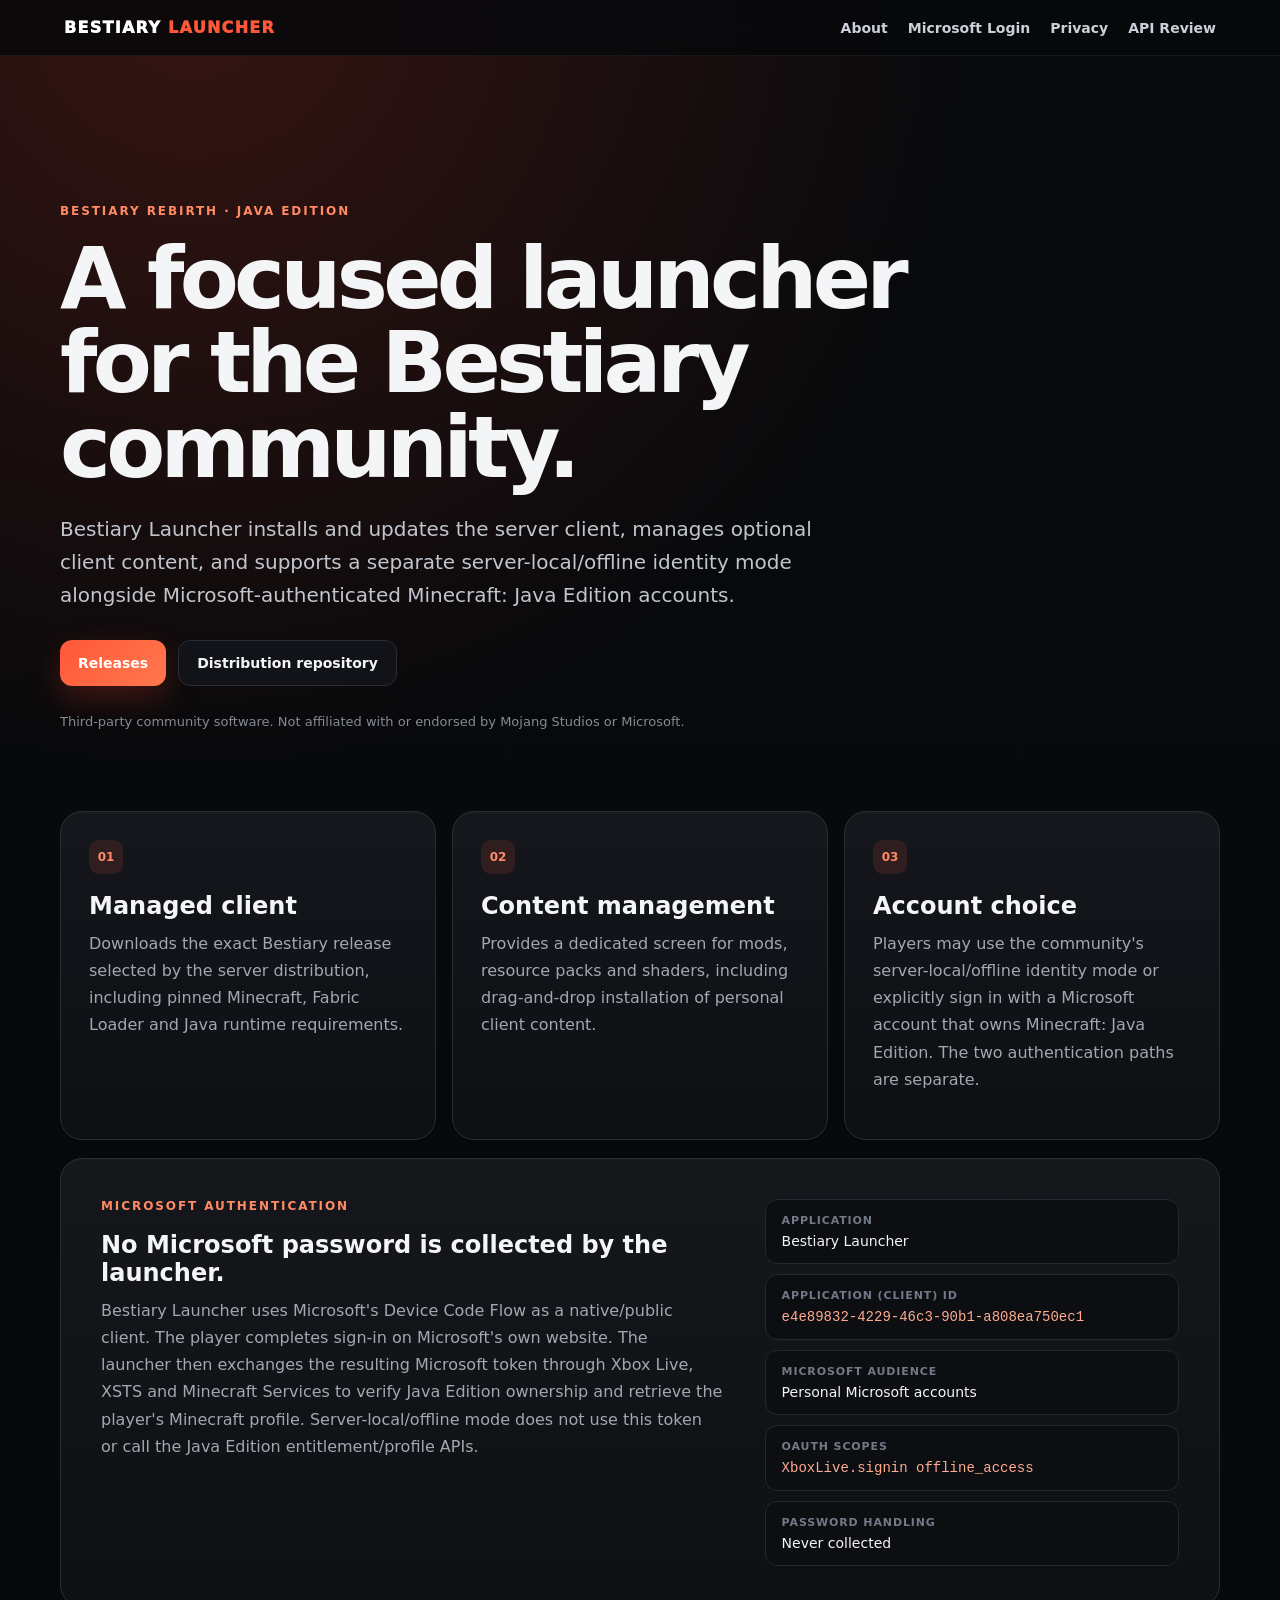
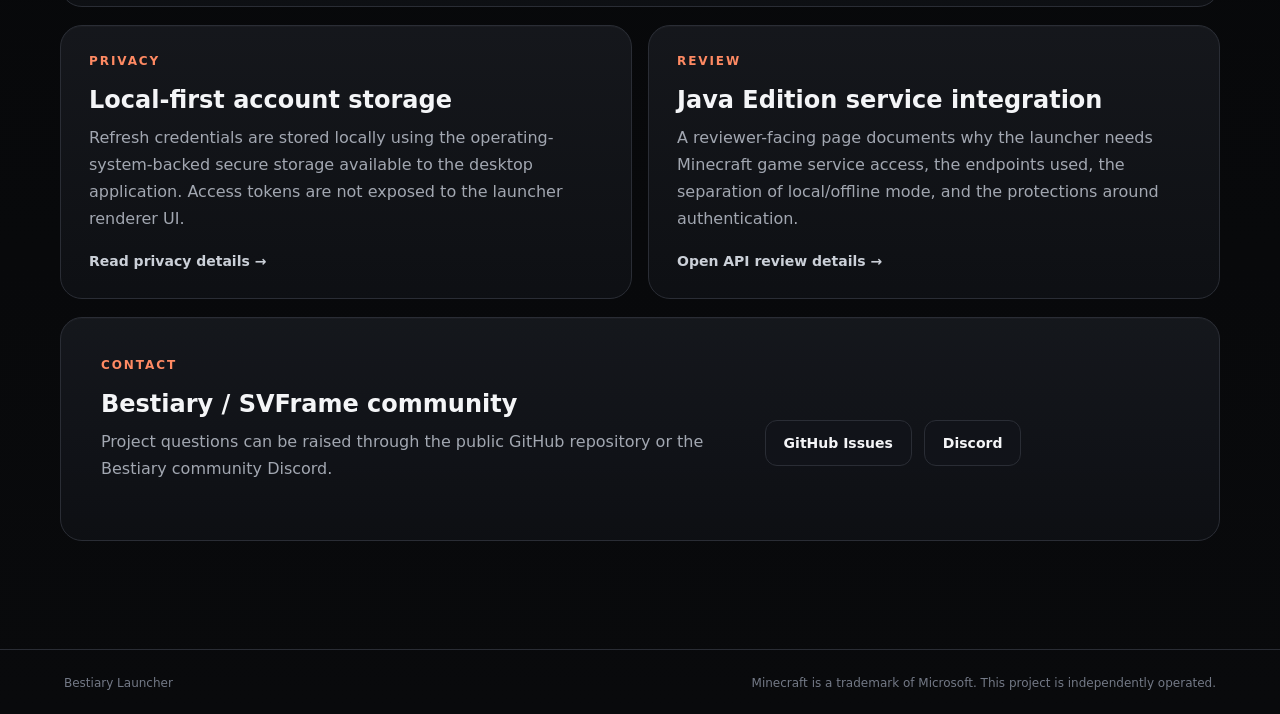
<file: site/index.html>
<!doctype html>
<html lang="en">
<head>
  <meta charset="utf-8" />
  <meta name="viewport" content="width=device-width,initial-scale=1" />
  <meta name="description" content="Official project information for Bestiary Launcher, a third-party Minecraft: Java Edition launcher for the Bestiary Rebirth community." />
  <title>Bestiary Launcher</title>
  <link rel="stylesheet" href="styles.css" />
</head>
<body>
  <header class="nav">
    <a class="brand" href="./">BESTIARY <span>LAUNCHER</span></a>
    <nav>
      <a href="#about">About</a>
      <a href="#auth">Microsoft Login</a>
      <a href="privacy.html">Privacy</a>
      <a href="app-review.html">API Review</a>
    </nav>
  </header>

  <main>
    <section class="hero">
      <div class="eyebrow">BESTIARY REBIRTH · JAVA EDITION</div>
      <h1>A focused launcher for the Bestiary community.</h1>
      <p class="lead">Bestiary Launcher installs and updates the server client, manages optional client content, and supports a separate server-local/offline identity mode alongside Microsoft-authenticated Minecraft: Java Edition accounts.</p>
      <div class="hero-actions">
        <a class="primary" href="https://github.com/aristheg201/codespaces-blank/releases">Releases</a>
        <a class="secondary" href="https://github.com/aristheg201/bestiary-distribution">Distribution repository</a>
      </div>
      <div class="notice">Third-party community software. Not affiliated with or endorsed by Mojang Studios or Microsoft.</div>
    </section>

    <section id="about" class="grid three">
      <article class="card"><span>01</span><h2>Managed client</h2><p>Downloads the exact Bestiary release selected by the server distribution, including pinned Minecraft, Fabric Loader and Java runtime requirements.</p></article>
      <article class="card"><span>02</span><h2>Content management</h2><p>Provides a dedicated screen for mods, resource packs and shaders, including drag-and-drop installation of personal client content.</p></article>
      <article class="card"><span>03</span><h2>Account choice</h2><p>Players may use the community's server-local/offline identity mode or explicitly sign in with a Microsoft account that owns Minecraft: Java Edition. The two authentication paths are separate.</p></article>
    </section>

    <section id="auth" class="panel">
      <div>
        <div class="eyebrow">MICROSOFT AUTHENTICATION</div>
        <h2>No Microsoft password is collected by the launcher.</h2>
        <p>Bestiary Launcher uses Microsoft's Device Code Flow as a native/public client. The player completes sign-in on Microsoft's own website. The launcher then exchanges the resulting Microsoft token through Xbox Live, XSTS and Minecraft Services to verify Java Edition ownership and retrieve the player's Minecraft profile. Server-local/offline mode does not use this token or call the Java Edition entitlement/profile APIs.</p>
      </div>
      <dl class="facts">
        <div><dt>Application</dt><dd>Bestiary Launcher</dd></div>
        <div><dt>Application (client) ID</dt><dd><code>e4e89832-4229-46c3-90b1-a808ea750ec1</code></dd></div>
        <div><dt>Microsoft audience</dt><dd>Personal Microsoft accounts</dd></div>
        <div><dt>OAuth scopes</dt><dd><code>XboxLive.signin offline_access</code></dd></div>
        <div><dt>Password handling</dt><dd>Never collected</dd></div>
      </dl>
    </section>

    <section class="grid two">
      <article class="card"><div class="eyebrow">PRIVACY</div><h2>Local-first account storage</h2><p>Refresh credentials are stored locally using the operating-system-backed secure storage available to the desktop application. Access tokens are not exposed to the launcher renderer UI.</p><a href="privacy.html">Read privacy details →</a></article>
      <article class="card"><div class="eyebrow">REVIEW</div><h2>Java Edition service integration</h2><p>A reviewer-facing page documents why the launcher needs Minecraft game service access, the endpoints used, the separation of local/offline mode, and the protections around authentication.</p><a href="app-review.html">Open API review details →</a></article>
    </section>

    <section class="panel compact">
      <div><div class="eyebrow">CONTACT</div><h2>Bestiary / SVFrame community</h2><p>Project questions can be raised through the public GitHub repository or the Bestiary community Discord.</p></div>
      <div class="hero-actions"><a class="secondary" href="https://github.com/aristheg201/bestiary-distribution/issues">GitHub Issues</a><a class="secondary" href="https://discord.com/invite/HeYXW6AT3v">Discord</a></div>
    </section>
  </main>

  <footer><span>Bestiary Launcher</span><span>Minecraft is a trademark of Microsoft. This project is independently operated.</span></footer>
</body>
</html>
</file>
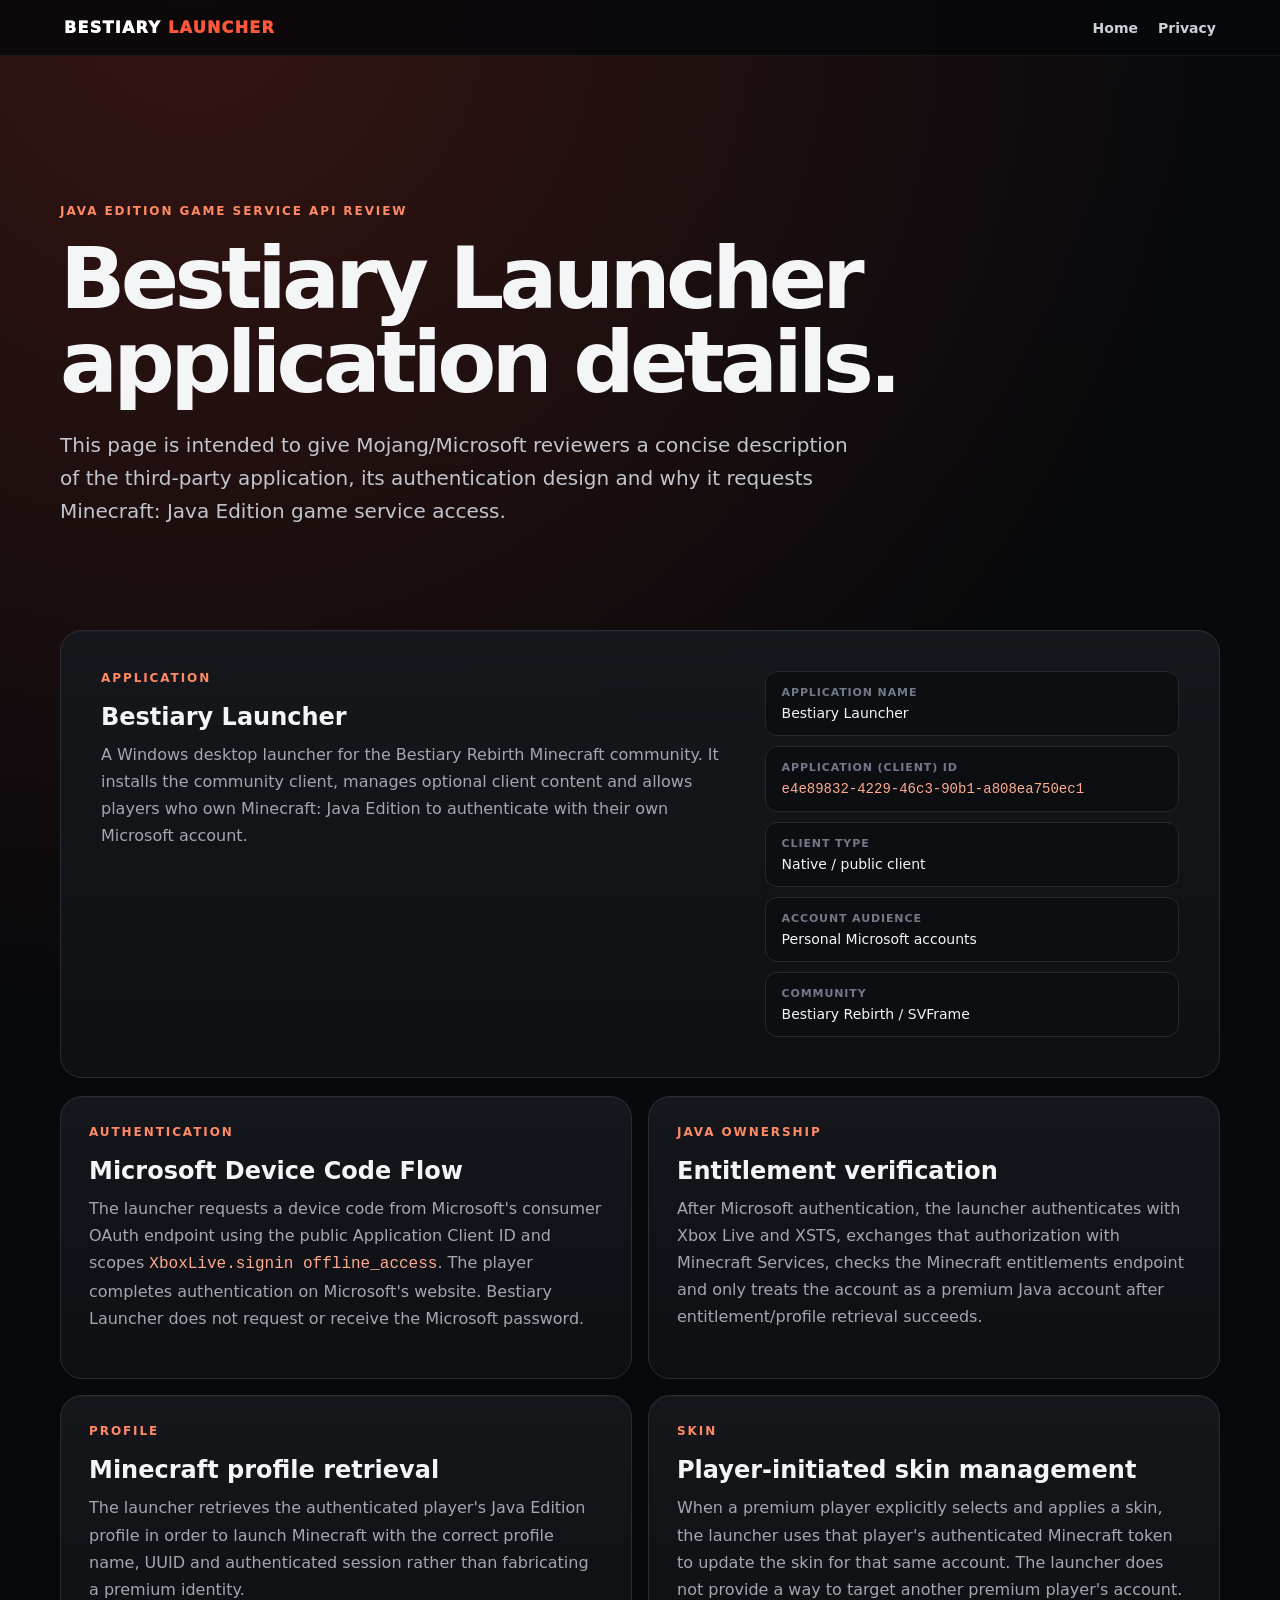
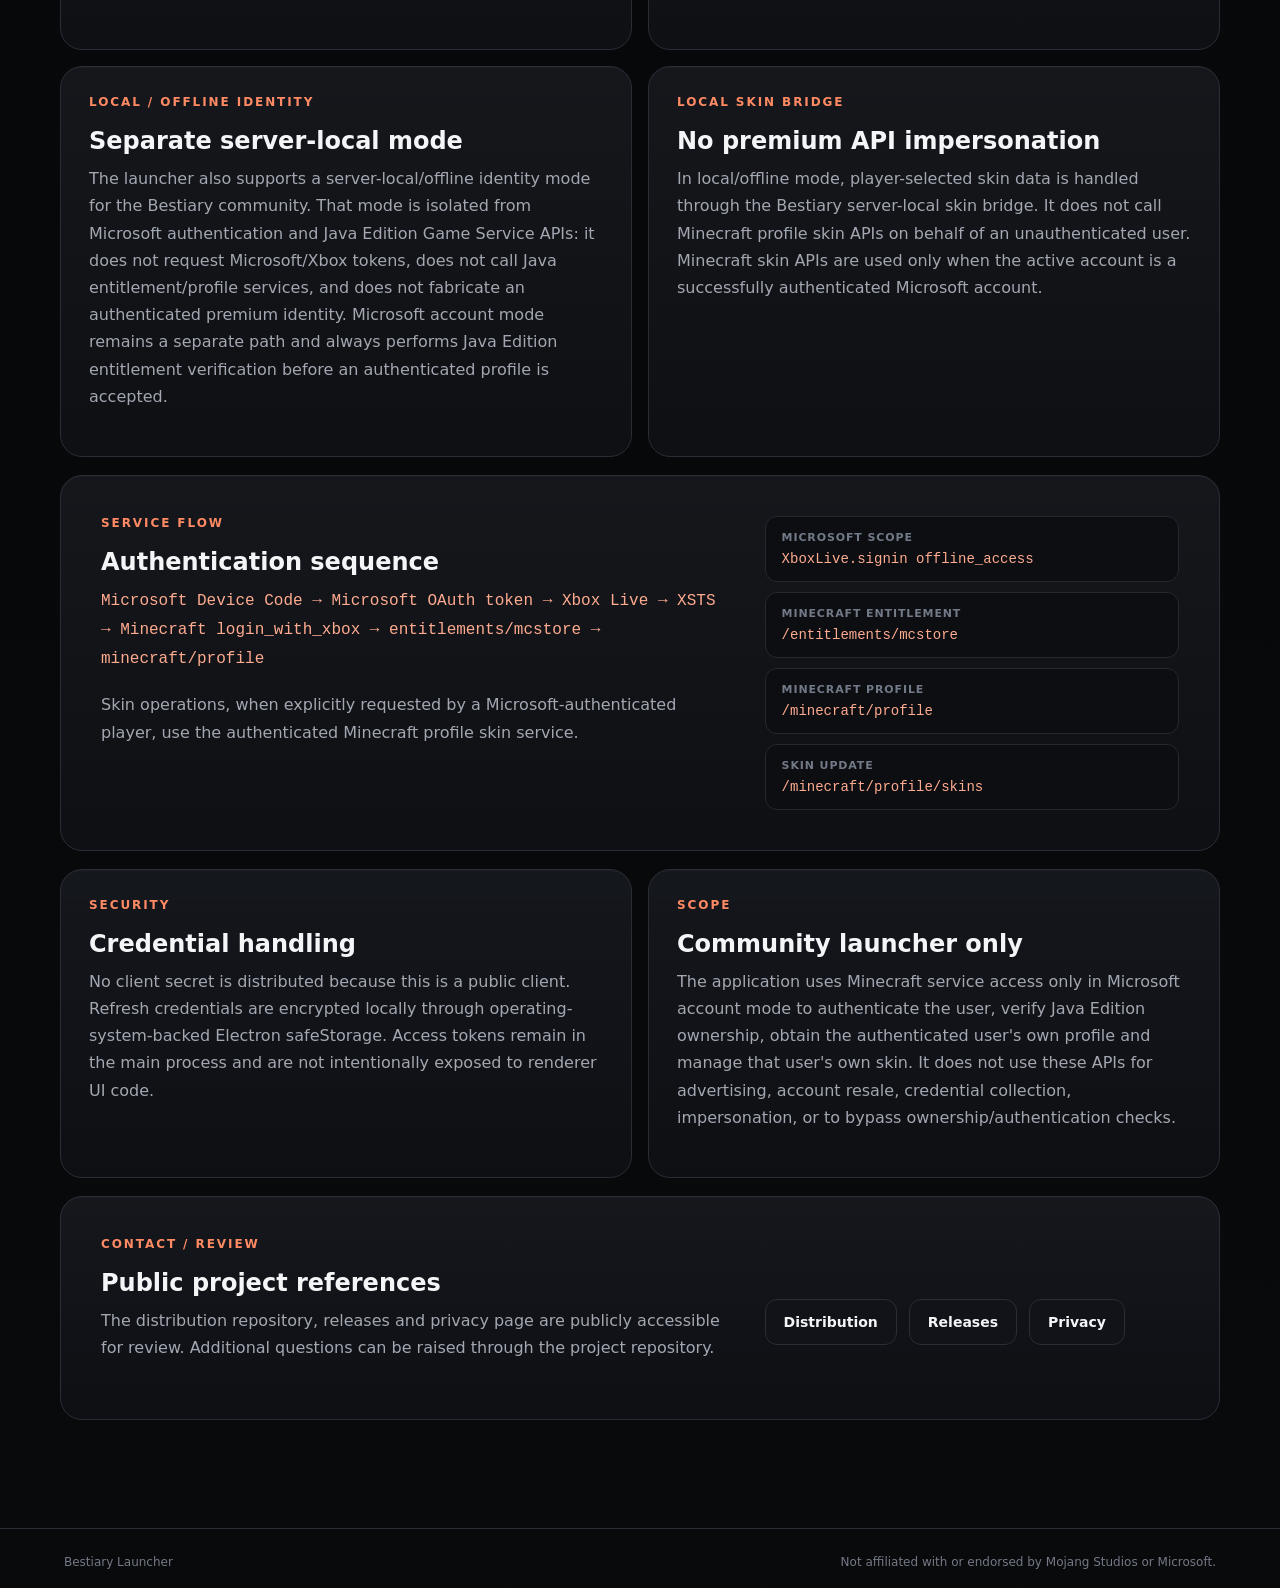
<file: site/app-review.html>
<!doctype html>
<html lang="en">
<head><meta charset="utf-8"/><meta name="viewport" content="width=device-width,initial-scale=1"/><title>Java Edition API Review · Bestiary Launcher</title><link rel="stylesheet" href="styles.css"/></head>
<body>
<header class="nav"><a class="brand" href="./">BESTIARY <span>LAUNCHER</span></a><nav><a href="index.html">Home</a><a href="privacy.html">Privacy</a></nav></header>
<main>
<section class="hero"><div class="eyebrow">JAVA EDITION GAME SERVICE API REVIEW</div><h1>Bestiary Launcher application details.</h1><p class="lead">This page is intended to give Mojang/Microsoft reviewers a concise description of the third-party application, its authentication design and why it requests Minecraft: Java Edition game service access.</p></section>
<section class="panel"><div><div class="eyebrow">APPLICATION</div><h2>Bestiary Launcher</h2><p>A Windows desktop launcher for the Bestiary Rebirth Minecraft community. It installs the community client, manages optional client content and allows players who own Minecraft: Java Edition to authenticate with their own Microsoft account.</p></div><dl class="facts"><div><dt>Application name</dt><dd>Bestiary Launcher</dd></div><div><dt>Application (client) ID</dt><dd><code>e4e89832-4229-46c3-90b1-a808ea750ec1</code></dd></div><div><dt>Client type</dt><dd>Native / public client</dd></div><div><dt>Account audience</dt><dd>Personal Microsoft accounts</dd></div><div><dt>Community</dt><dd>Bestiary Rebirth / SVFrame</dd></div></dl></section>
<section class="grid two">
<article class="card"><div class="eyebrow">AUTHENTICATION</div><h2>Microsoft Device Code Flow</h2><p>The launcher requests a device code from Microsoft's consumer OAuth endpoint using the public Application Client ID and scopes <code>XboxLive.signin offline_access</code>. The player completes authentication on Microsoft's website. Bestiary Launcher does not request or receive the Microsoft password.</p></article>
<article class="card"><div class="eyebrow">JAVA OWNERSHIP</div><h2>Entitlement verification</h2><p>After Microsoft authentication, the launcher authenticates with Xbox Live and XSTS, exchanges that authorization with Minecraft Services, checks the Minecraft entitlements endpoint and only treats the account as a premium Java account after entitlement/profile retrieval succeeds.</p></article>
<article class="card"><div class="eyebrow">PROFILE</div><h2>Minecraft profile retrieval</h2><p>The launcher retrieves the authenticated player's Java Edition profile in order to launch Minecraft with the correct profile name, UUID and authenticated session rather than fabricating a premium identity.</p></article>
<article class="card"><div class="eyebrow">SKIN</div><h2>Player-initiated skin management</h2><p>When a premium player explicitly selects and applies a skin, the launcher uses that player's authenticated Minecraft token to update the skin for that same account. The launcher does not provide a way to target another premium player's account.</p></article>
<article class="card"><div class="eyebrow">LOCAL / OFFLINE IDENTITY</div><h2>Separate server-local mode</h2><p>The launcher also supports a server-local/offline identity mode for the Bestiary community. That mode is isolated from Microsoft authentication and Java Edition Game Service APIs: it does not request Microsoft/Xbox tokens, does not call Java entitlement/profile services, and does not fabricate an authenticated premium identity. Microsoft account mode remains a separate path and always performs Java Edition entitlement verification before an authenticated profile is accepted.</p></article>
<article class="card"><div class="eyebrow">LOCAL SKIN BRIDGE</div><h2>No premium API impersonation</h2><p>In local/offline mode, player-selected skin data is handled through the Bestiary server-local skin bridge. It does not call Minecraft profile skin APIs on behalf of an unauthenticated user. Minecraft skin APIs are used only when the active account is a successfully authenticated Microsoft account.</p></article>
</section>
<section class="panel"><div><div class="eyebrow">SERVICE FLOW</div><h2>Authentication sequence</h2><p><code>Microsoft Device Code → Microsoft OAuth token → Xbox Live → XSTS → Minecraft login_with_xbox → entitlements/mcstore → minecraft/profile</code></p><p>Skin operations, when explicitly requested by a Microsoft-authenticated player, use the authenticated Minecraft profile skin service.</p></div><dl class="facts"><div><dt>Microsoft scope</dt><dd><code>XboxLive.signin offline_access</code></dd></div><div><dt>Minecraft entitlement</dt><dd><code>/entitlements/mcstore</code></dd></div><div><dt>Minecraft profile</dt><dd><code>/minecraft/profile</code></dd></div><div><dt>Skin update</dt><dd><code>/minecraft/profile/skins</code></dd></div></dl></section>
<section class="grid two">
<article class="card"><div class="eyebrow">SECURITY</div><h2>Credential handling</h2><p>No client secret is distributed because this is a public client. Refresh credentials are encrypted locally through operating-system-backed Electron safeStorage. Access tokens remain in the main process and are not intentionally exposed to renderer UI code.</p></article>
<article class="card"><div class="eyebrow">SCOPE</div><h2>Community launcher only</h2><p>The application uses Minecraft service access only in Microsoft account mode to authenticate the user, verify Java Edition ownership, obtain the authenticated user's own profile and manage that user's own skin. It does not use these APIs for advertising, account resale, credential collection, impersonation, or to bypass ownership/authentication checks.</p></article>
</section>
<section class="panel compact"><div><div class="eyebrow">CONTACT / REVIEW</div><h2>Public project references</h2><p>The distribution repository, releases and privacy page are publicly accessible for review. Additional questions can be raised through the project repository.</p></div><div class="hero-actions"><a class="secondary" href="https://github.com/aristheg201/bestiary-distribution">Distribution</a><a class="secondary" href="https://github.com/aristheg201/codespaces-blank/releases">Releases</a><a class="secondary" href="privacy.html">Privacy</a></div></section>
</main>
<footer><span>Bestiary Launcher</span><span>Not affiliated with or endorsed by Mojang Studios or Microsoft.</span></footer>
</body></html>
</file>
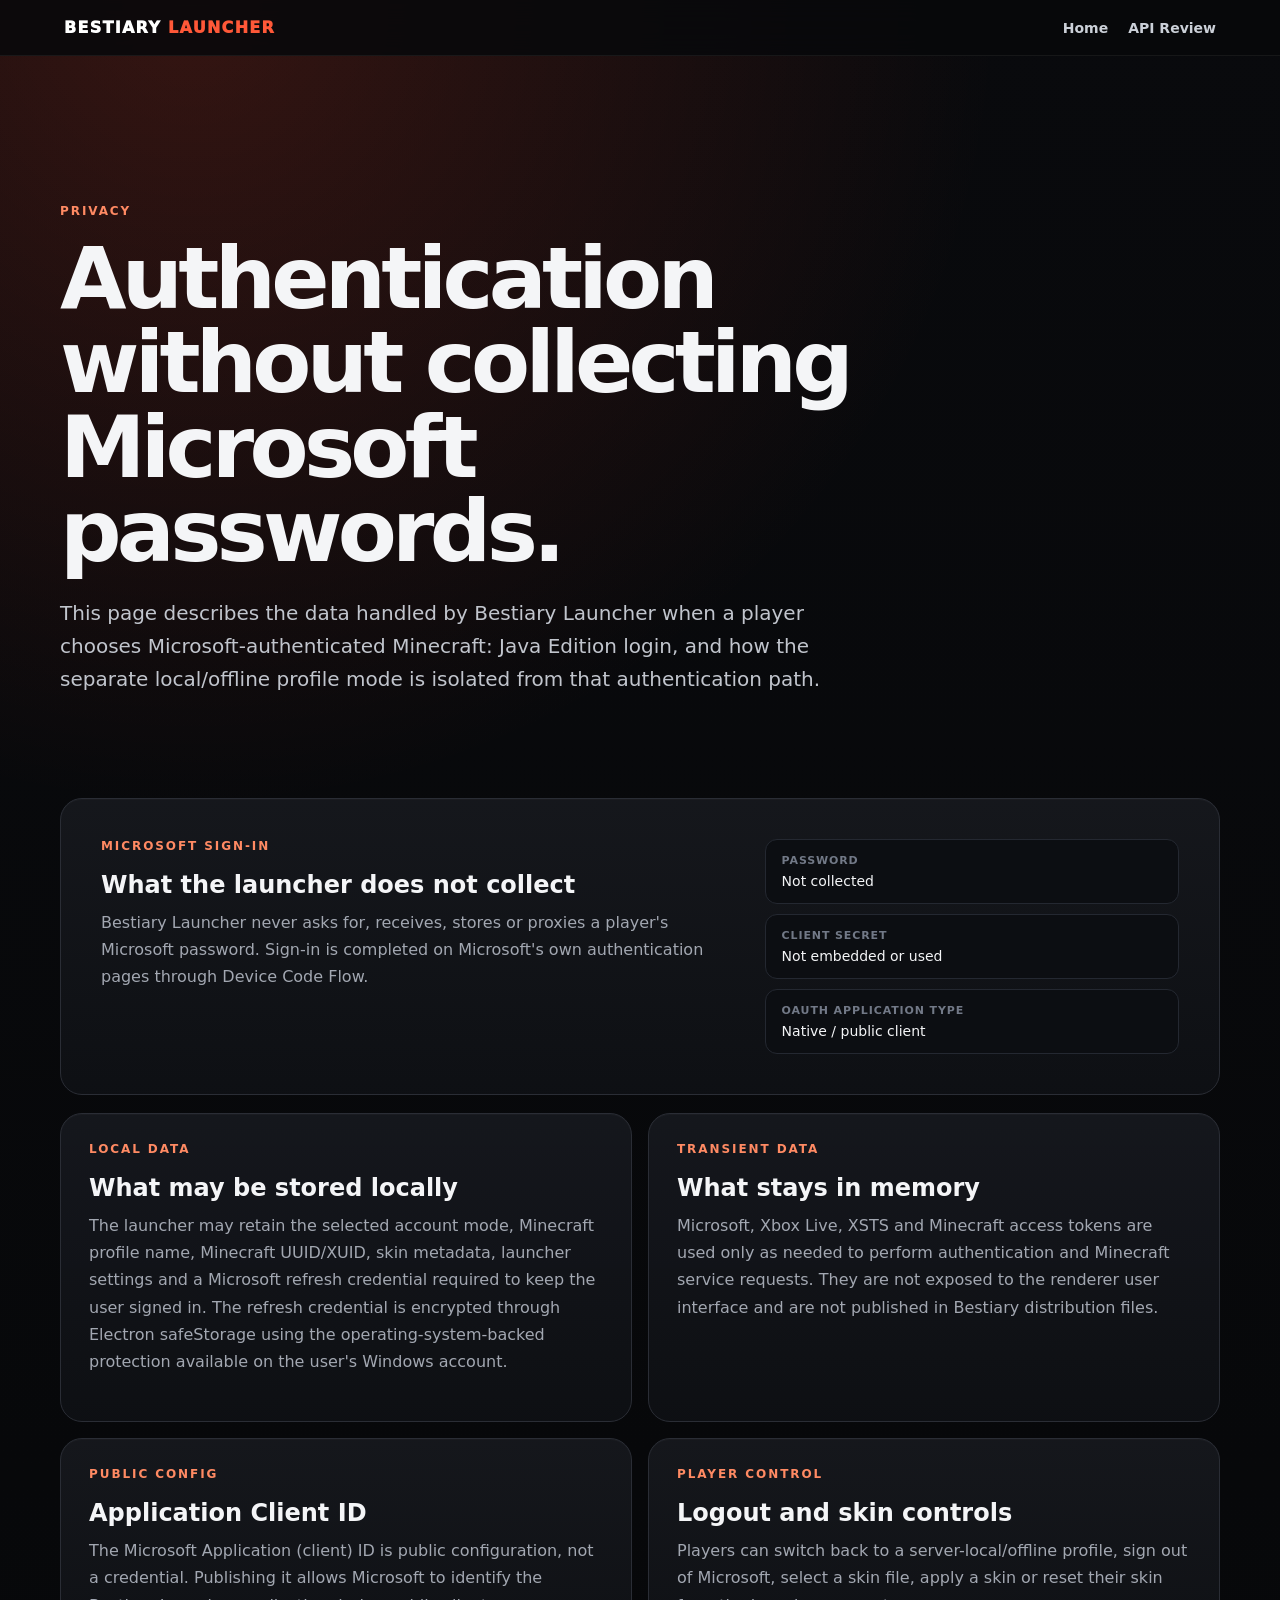
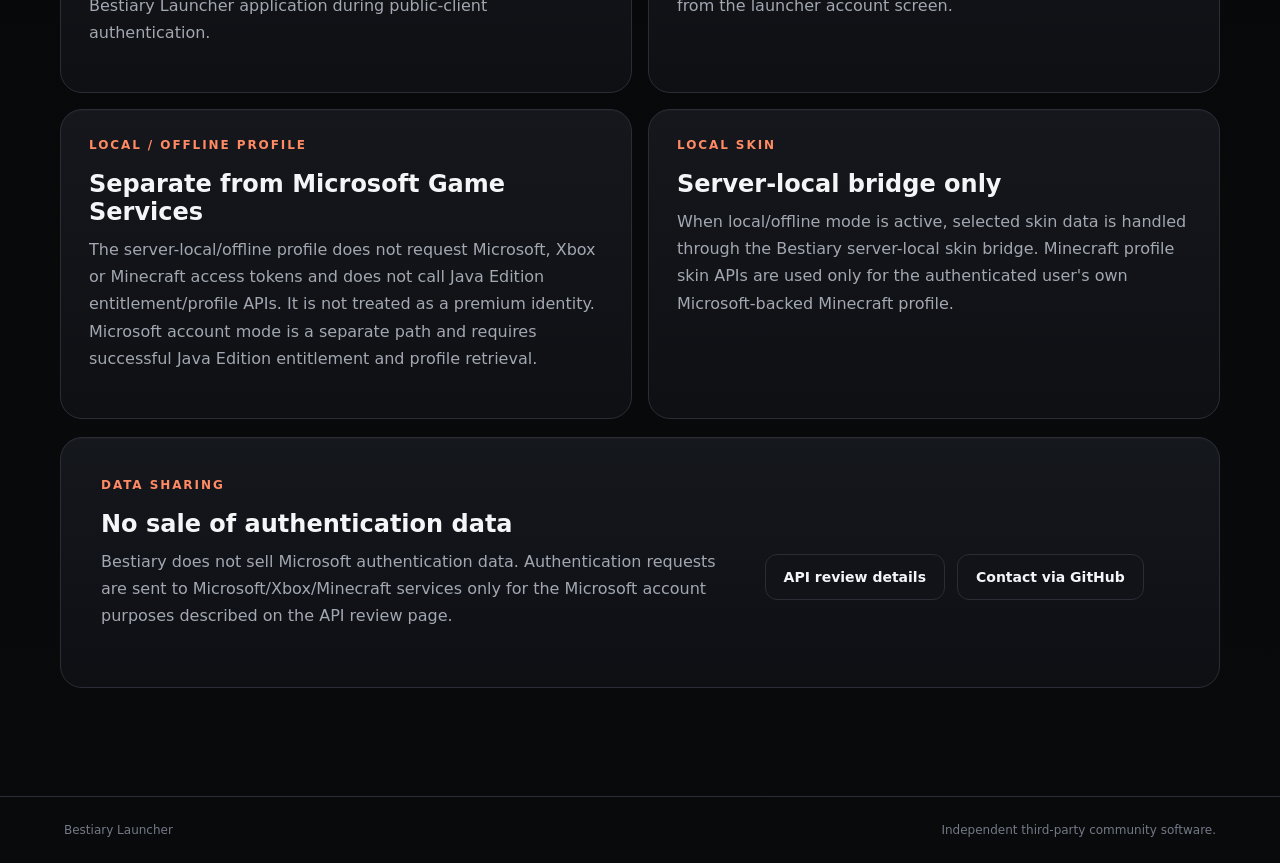
<file: site/privacy.html>
<!doctype html>
<html lang="en">
<head><meta charset="utf-8"/><meta name="viewport" content="width=device-width,initial-scale=1"/><title>Privacy · Bestiary Launcher</title><link rel="stylesheet" href="styles.css"/></head>
<body>
<header class="nav"><a class="brand" href="./">BESTIARY <span>LAUNCHER</span></a><nav><a href="index.html">Home</a><a href="app-review.html">API Review</a></nav></header>
<main>
<section class="hero"><div class="eyebrow">PRIVACY</div><h1>Authentication without collecting Microsoft passwords.</h1><p class="lead">This page describes the data handled by Bestiary Launcher when a player chooses Microsoft-authenticated Minecraft: Java Edition login, and how the separate local/offline profile mode is isolated from that authentication path.</p></section>
<section class="panel"><div><div class="eyebrow">MICROSOFT SIGN-IN</div><h2>What the launcher does not collect</h2><p>Bestiary Launcher never asks for, receives, stores or proxies a player's Microsoft password. Sign-in is completed on Microsoft's own authentication pages through Device Code Flow.</p></div><dl class="facts"><div><dt>Password</dt><dd>Not collected</dd></div><div><dt>Client secret</dt><dd>Not embedded or used</dd></div><div><dt>OAuth application type</dt><dd>Native / public client</dd></div></dl></section>
<section class="grid two">
<article class="card"><div class="eyebrow">LOCAL DATA</div><h2>What may be stored locally</h2><p>The launcher may retain the selected account mode, Minecraft profile name, Minecraft UUID/XUID, skin metadata, launcher settings and a Microsoft refresh credential required to keep the user signed in. The refresh credential is encrypted through Electron safeStorage using the operating-system-backed protection available on the user's Windows account.</p></article>
<article class="card"><div class="eyebrow">TRANSIENT DATA</div><h2>What stays in memory</h2><p>Microsoft, Xbox Live, XSTS and Minecraft access tokens are used only as needed to perform authentication and Minecraft service requests. They are not exposed to the renderer user interface and are not published in Bestiary distribution files.</p></article>
<article class="card"><div class="eyebrow">PUBLIC CONFIG</div><h2>Application Client ID</h2><p>The Microsoft Application (client) ID is public configuration, not a credential. Publishing it allows Microsoft to identify the Bestiary Launcher application during public-client authentication.</p></article>
<article class="card"><div class="eyebrow">PLAYER CONTROL</div><h2>Logout and skin controls</h2><p>Players can switch back to a server-local/offline profile, sign out of Microsoft, select a skin file, apply a skin or reset their skin from the launcher account screen.</p></article>
<article class="card"><div class="eyebrow">LOCAL / OFFLINE PROFILE</div><h2>Separate from Microsoft Game Services</h2><p>The server-local/offline profile does not request Microsoft, Xbox or Minecraft access tokens and does not call Java Edition entitlement/profile APIs. It is not treated as a premium identity. Microsoft account mode is a separate path and requires successful Java Edition entitlement and profile retrieval.</p></article>
<article class="card"><div class="eyebrow">LOCAL SKIN</div><h2>Server-local bridge only</h2><p>When local/offline mode is active, selected skin data is handled through the Bestiary server-local skin bridge. Minecraft profile skin APIs are used only for the authenticated user's own Microsoft-backed Minecraft profile.</p></article>
</section>
<section class="panel compact"><div><div class="eyebrow">DATA SHARING</div><h2>No sale of authentication data</h2><p>Bestiary does not sell Microsoft authentication data. Authentication requests are sent to Microsoft/Xbox/Minecraft services only for the Microsoft account purposes described on the API review page.</p></div><div class="hero-actions"><a class="secondary" href="app-review.html">API review details</a><a class="secondary" href="https://github.com/aristheg201/bestiary-distribution/issues">Contact via GitHub</a></div></section>
</main>
<footer><span>Bestiary Launcher</span><span>Independent third-party community software.</span></footer>
</body></html>
</file>
<file: site/styles.css>
:root{color-scheme:dark;--bg:#08090b;--panel:#111318;--panel2:#17191f;--text:#f4f5f7;--muted:#a2a7b1;--line:#2a2d35;--accent:#ff5838;--accent2:#ff8a63;--blue:#7ba2ff;font-family:Inter,ui-sans-serif,system-ui,-apple-system,BlinkMacSystemFont,"Segoe UI",sans-serif}*{box-sizing:border-box}html{scroll-behavior:smooth}body{margin:0;background:radial-gradient(circle at 15% 0%,rgba(255,70,40,.18),transparent 30%),linear-gradient(180deg,#090a0d,#07080a 60%,#090a0c);color:var(--text);min-height:100vh}.nav{position:sticky;top:0;z-index:5;display:flex;justify-content:space-between;align-items:center;padding:18px clamp(20px,5vw,72px);background:rgba(8,9,11,.86);backdrop-filter:blur(18px);border-bottom:1px solid rgba(255,255,255,.06)}.brand{font-weight:1000;letter-spacing:.08em;color:#fff;text-decoration:none}.brand span{color:var(--accent)}nav{display:flex;gap:20px}nav a,.card a{color:#cbd0d8;text-decoration:none;font-weight:700;font-size:14px}nav a:hover,.card a:hover{color:#fff}main{width:min(1160px,calc(100% - 36px));margin:0 auto;padding:72px 0 90px}.hero{padding:76px 0 64px;max-width:880px}.eyebrow{color:var(--accent2);font-size:12px;font-weight:900;letter-spacing:.16em;text-transform:uppercase}.hero h1{font-size:clamp(44px,7vw,86px);line-height:.98;margin:18px 0 24px;letter-spacing:-.055em}.lead{font-size:20px;line-height:1.65;color:#c1c5cd;max-width:800px}.hero-actions{display:flex;gap:12px;flex-wrap:wrap;margin-top:28px}.primary,.secondary{display:inline-flex;align-items:center;justify-content:center;min-height:46px;padding:0 18px;border-radius:12px;text-decoration:none;font-weight:900;font-size:14px}.primary{background:linear-gradient(135deg,var(--accent),#ff784e);color:#fff;box-shadow:0 12px 32px rgba(255,74,45,.22)}.secondary{border:1px solid var(--line);background:#111319;color:#f4f5f7}.notice{margin-top:28px;color:#858a95;font-size:13px}.grid{display:grid;gap:16px;margin:18px 0}.grid.three{grid-template-columns:repeat(3,minmax(0,1fr))}.grid.two{grid-template-columns:repeat(2,minmax(0,1fr))}.card,.panel{background:linear-gradient(180deg,rgba(22,24,29,.94),rgba(14,16,20,.96));border:1px solid var(--line);border-radius:22px;box-shadow:inset 0 1px 0 rgba(255,255,255,.025)}.card{padding:28px}.card>span{display:inline-flex;width:34px;height:34px;align-items:center;justify-content:center;background:rgba(255,88,56,.12);color:var(--accent2);border-radius:10px;font-size:12px;font-weight:900}.card h2,.panel h2{margin:18px 0 10px;font-size:24px}.card p,.panel p{color:var(--muted);line-height:1.7;margin:0 0 18px}.panel{display:grid;grid-template-columns:1.2fr .8fr;gap:42px;padding:40px;margin:18px 0}.panel.compact{align-items:center}.facts{margin:0;display:grid;gap:10px}.facts>div{padding:14px 16px;background:#0c0e12;border:1px solid #242831;border-radius:12px}.facts dt{color:#727987;font-size:11px;font-weight:900;text-transform:uppercase;letter-spacing:.08em}.facts dd{margin:6px 0 0;font-size:14px;word-break:break-word}code{color:#ffab8f;font-family:"SFMono-Regular",Consolas,monospace}footer{display:flex;justify-content:space-between;gap:20px;padding:26px clamp(20px,5vw,72px);border-top:1px solid var(--line);color:#737986;font-size:12px}@media(max-width:850px){nav{display:none}.grid.three,.grid.two,.panel{grid-template-columns:1fr}.panel{padding:28px}.hero{padding-top:42px}.hero h1{font-size:48px}footer{flex-direction:column}}
</file>
